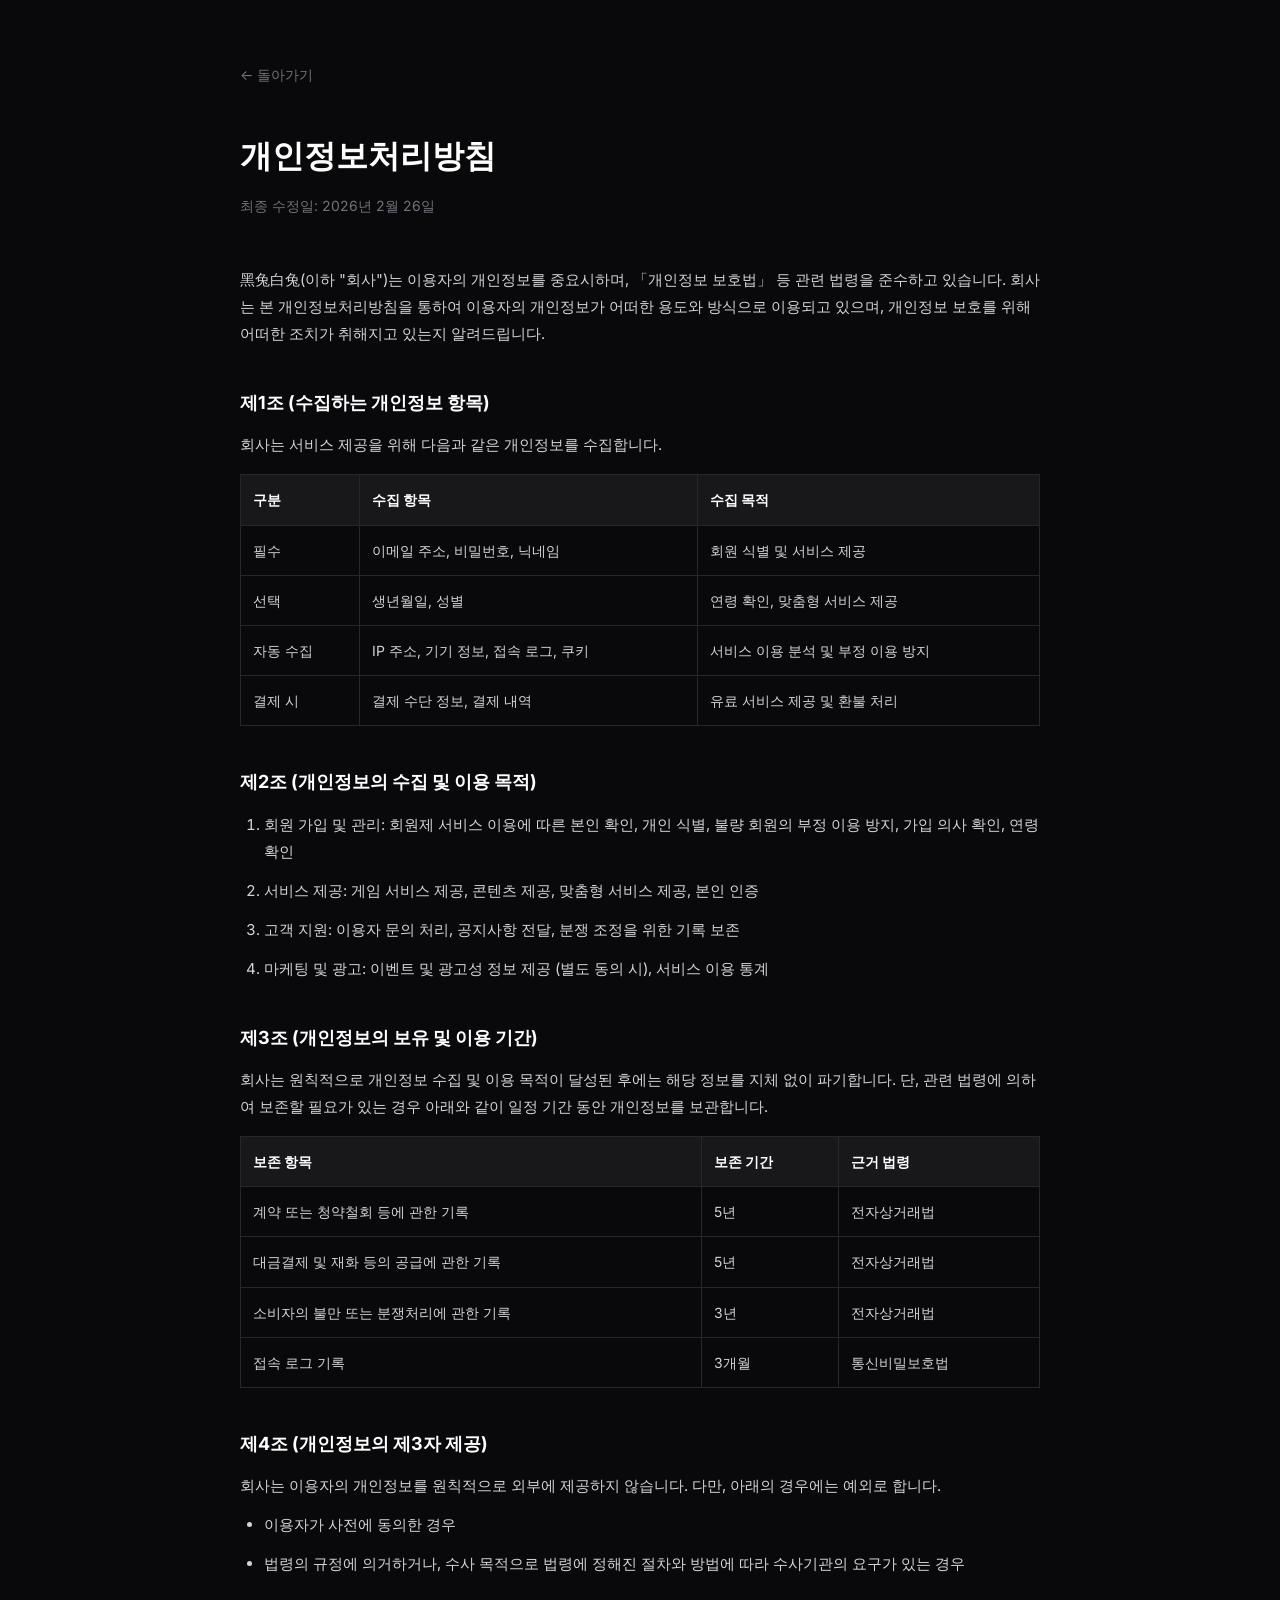
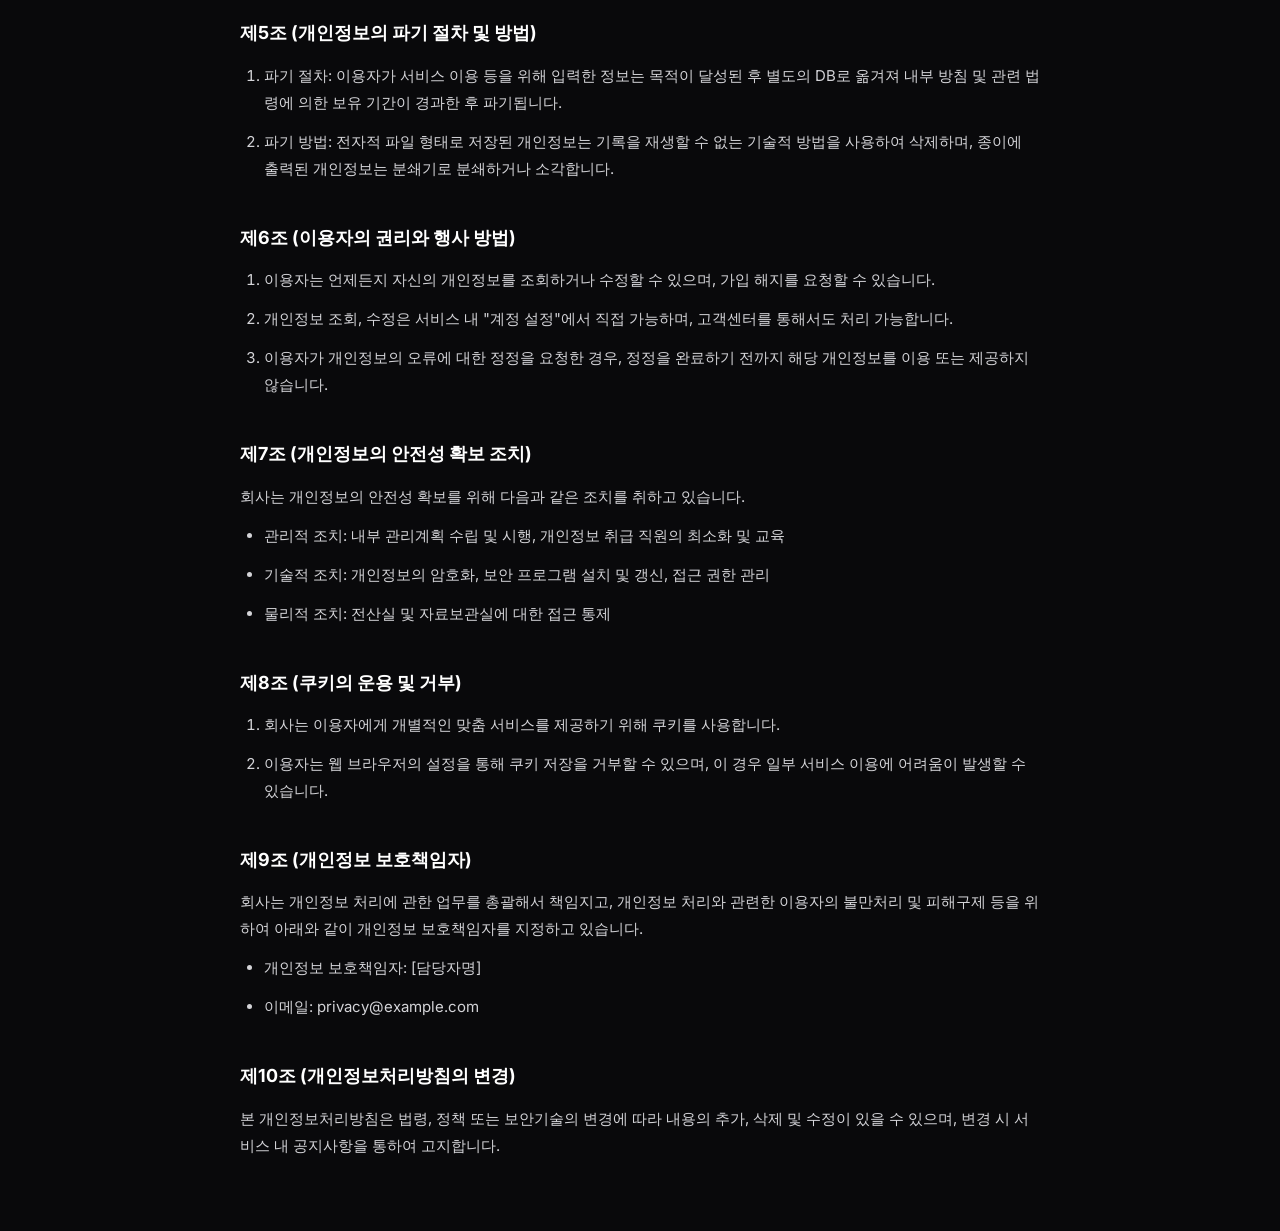
<file: privacy.html>
<!DOCTYPE html>
<html lang="ko">
<head>
  <meta charset="UTF-8">
  <meta name="viewport" content="width=device-width, initial-scale=1.0">
  <link rel="icon" type="image/png" href="favicon.png">
  <title>개인정보처리방침 - 黑兔白兔</title>
  <link rel="preconnect" href="https://fonts.googleapis.com">
  <link rel="preconnect" href="https://fonts.gstatic.com" crossorigin>
  <link href="https://fonts.googleapis.com/css2?family=Inter:wght@400;700&display=swap" rel="stylesheet">
  <style>
    * { margin: 0; padding: 0; box-sizing: border-box; }
    body {
      background: #09090b;
      color: #d4d4d8;
      font-family: 'Inter', system-ui, sans-serif;
      line-height: 1.8;
      padding: 60px 20px;
    }
    .container {
      max-width: 800px;
      margin: 0 auto;
    }
    h1 {
      color: #fff;
      font-size: 2rem;
      margin-bottom: 8px;
    }
    .updated {
      color: #71717a;
      font-size: 0.875rem;
      margin-bottom: 48px;
    }
    h2 {
      color: #fff;
      font-size: 1.125rem;
      margin-top: 40px;
      margin-bottom: 12px;
    }
    p, li {
      font-size: 0.9375rem;
      margin-bottom: 12px;
    }
    ol, ul {
      padding-left: 24px;
    }
    table {
      width: 100%;
      border-collapse: collapse;
      margin: 16px 0;
      font-size: 0.875rem;
    }
    th, td {
      border: 1px solid #27272a;
      padding: 12px;
      text-align: left;
    }
    th {
      background: #18181b;
      color: #fff;
    }
    a {
      color: #a1a1aa;
      text-decoration: underline;
    }
    a:hover {
      color: #fff;
    }
    .back {
      display: inline-block;
      margin-bottom: 40px;
      color: #71717a;
      text-decoration: none;
      font-size: 0.875rem;
    }
    .back:hover { color: #fff; }
  </style>
</head>
<body>
  <div class="container">
    <a href="index.html" class="back">&larr; 돌아가기</a>
    <h1>개인정보처리방침</h1>
    <p class="updated">최종 수정일: 2026년 2월 26일</p>

    <p>黑兔白兔(이하 "회사")는 이용자의 개인정보를 중요시하며, 「개인정보 보호법」 등 관련 법령을 준수하고 있습니다. 회사는 본 개인정보처리방침을 통하여 이용자의 개인정보가 어떠한 용도와 방식으로 이용되고 있으며, 개인정보 보호를 위해 어떠한 조치가 취해지고 있는지 알려드립니다.</p>

    <h2>제1조 (수집하는 개인정보 항목)</h2>
    <p>회사는 서비스 제공을 위해 다음과 같은 개인정보를 수집합니다.</p>
    <table>
      <thead>
        <tr>
          <th>구분</th>
          <th>수집 항목</th>
          <th>수집 목적</th>
        </tr>
      </thead>
      <tbody>
        <tr>
          <td>필수</td>
          <td>이메일 주소, 비밀번호, 닉네임</td>
          <td>회원 식별 및 서비스 제공</td>
        </tr>
        <tr>
          <td>선택</td>
          <td>생년월일, 성별</td>
          <td>연령 확인, 맞춤형 서비스 제공</td>
        </tr>
        <tr>
          <td>자동 수집</td>
          <td>IP 주소, 기기 정보, 접속 로그, 쿠키</td>
          <td>서비스 이용 분석 및 부정 이용 방지</td>
        </tr>
        <tr>
          <td>결제 시</td>
          <td>결제 수단 정보, 결제 내역</td>
          <td>유료 서비스 제공 및 환불 처리</td>
        </tr>
      </tbody>
    </table>

    <h2>제2조 (개인정보의 수집 및 이용 목적)</h2>
    <ol>
      <li>회원 가입 및 관리: 회원제 서비스 이용에 따른 본인 확인, 개인 식별, 불량 회원의 부정 이용 방지, 가입 의사 확인, 연령 확인</li>
      <li>서비스 제공: 게임 서비스 제공, 콘텐츠 제공, 맞춤형 서비스 제공, 본인 인증</li>
      <li>고객 지원: 이용자 문의 처리, 공지사항 전달, 분쟁 조정을 위한 기록 보존</li>
      <li>마케팅 및 광고: 이벤트 및 광고성 정보 제공 (별도 동의 시), 서비스 이용 통계</li>
    </ol>

    <h2>제3조 (개인정보의 보유 및 이용 기간)</h2>
    <p>회사는 원칙적으로 개인정보 수집 및 이용 목적이 달성된 후에는 해당 정보를 지체 없이 파기합니다. 단, 관련 법령에 의하여 보존할 필요가 있는 경우 아래와 같이 일정 기간 동안 개인정보를 보관합니다.</p>
    <table>
      <thead>
        <tr>
          <th>보존 항목</th>
          <th>보존 기간</th>
          <th>근거 법령</th>
        </tr>
      </thead>
      <tbody>
        <tr>
          <td>계약 또는 청약철회 등에 관한 기록</td>
          <td>5년</td>
          <td>전자상거래법</td>
        </tr>
        <tr>
          <td>대금결제 및 재화 등의 공급에 관한 기록</td>
          <td>5년</td>
          <td>전자상거래법</td>
        </tr>
        <tr>
          <td>소비자의 불만 또는 분쟁처리에 관한 기록</td>
          <td>3년</td>
          <td>전자상거래법</td>
        </tr>
        <tr>
          <td>접속 로그 기록</td>
          <td>3개월</td>
          <td>통신비밀보호법</td>
        </tr>
      </tbody>
    </table>

    <h2>제4조 (개인정보의 제3자 제공)</h2>
    <p>회사는 이용자의 개인정보를 원칙적으로 외부에 제공하지 않습니다. 다만, 아래의 경우에는 예외로 합니다.</p>
    <ul>
      <li>이용자가 사전에 동의한 경우</li>
      <li>법령의 규정에 의거하거나, 수사 목적으로 법령에 정해진 절차와 방법에 따라 수사기관의 요구가 있는 경우</li>
    </ul>

    <h2>제5조 (개인정보의 파기 절차 및 방법)</h2>
    <ol>
      <li>파기 절차: 이용자가 서비스 이용 등을 위해 입력한 정보는 목적이 달성된 후 별도의 DB로 옮겨져 내부 방침 및 관련 법령에 의한 보유 기간이 경과한 후 파기됩니다.</li>
      <li>파기 방법: 전자적 파일 형태로 저장된 개인정보는 기록을 재생할 수 없는 기술적 방법을 사용하여 삭제하며, 종이에 출력된 개인정보는 분쇄기로 분쇄하거나 소각합니다.</li>
    </ol>

    <h2>제6조 (이용자의 권리와 행사 방법)</h2>
    <ol>
      <li>이용자는 언제든지 자신의 개인정보를 조회하거나 수정할 수 있으며, 가입 해지를 요청할 수 있습니다.</li>
      <li>개인정보 조회, 수정은 서비스 내 "계정 설정"에서 직접 가능하며, 고객센터를 통해서도 처리 가능합니다.</li>
      <li>이용자가 개인정보의 오류에 대한 정정을 요청한 경우, 정정을 완료하기 전까지 해당 개인정보를 이용 또는 제공하지 않습니다.</li>
    </ol>

    <h2>제7조 (개인정보의 안전성 확보 조치)</h2>
    <p>회사는 개인정보의 안전성 확보를 위해 다음과 같은 조치를 취하고 있습니다.</p>
    <ul>
      <li>관리적 조치: 내부 관리계획 수립 및 시행, 개인정보 취급 직원의 최소화 및 교육</li>
      <li>기술적 조치: 개인정보의 암호화, 보안 프로그램 설치 및 갱신, 접근 권한 관리</li>
      <li>물리적 조치: 전산실 및 자료보관실에 대한 접근 통제</li>
    </ul>

    <h2>제8조 (쿠키의 운용 및 거부)</h2>
    <ol>
      <li>회사는 이용자에게 개별적인 맞춤 서비스를 제공하기 위해 쿠키를 사용합니다.</li>
      <li>이용자는 웹 브라우저의 설정을 통해 쿠키 저장을 거부할 수 있으며, 이 경우 일부 서비스 이용에 어려움이 발생할 수 있습니다.</li>
    </ol>

    <h2>제9조 (개인정보 보호책임자)</h2>
    <p>회사는 개인정보 처리에 관한 업무를 총괄해서 책임지고, 개인정보 처리와 관련한 이용자의 불만처리 및 피해구제 등을 위하여 아래와 같이 개인정보 보호책임자를 지정하고 있습니다.</p>
    <ul>
      <li>개인정보 보호책임자: [담당자명]</li>
      <li>이메일: privacy@example.com</li>
    </ul>

    <h2>제10조 (개인정보처리방침의 변경)</h2>
    <p>본 개인정보처리방침은 법령, 정책 또는 보안기술의 변경에 따라 내용의 추가, 삭제 및 수정이 있을 수 있으며, 변경 시 서비스 내 공지사항을 통하여 고지합니다.</p>
  </div>
</body>
</html>
</file>
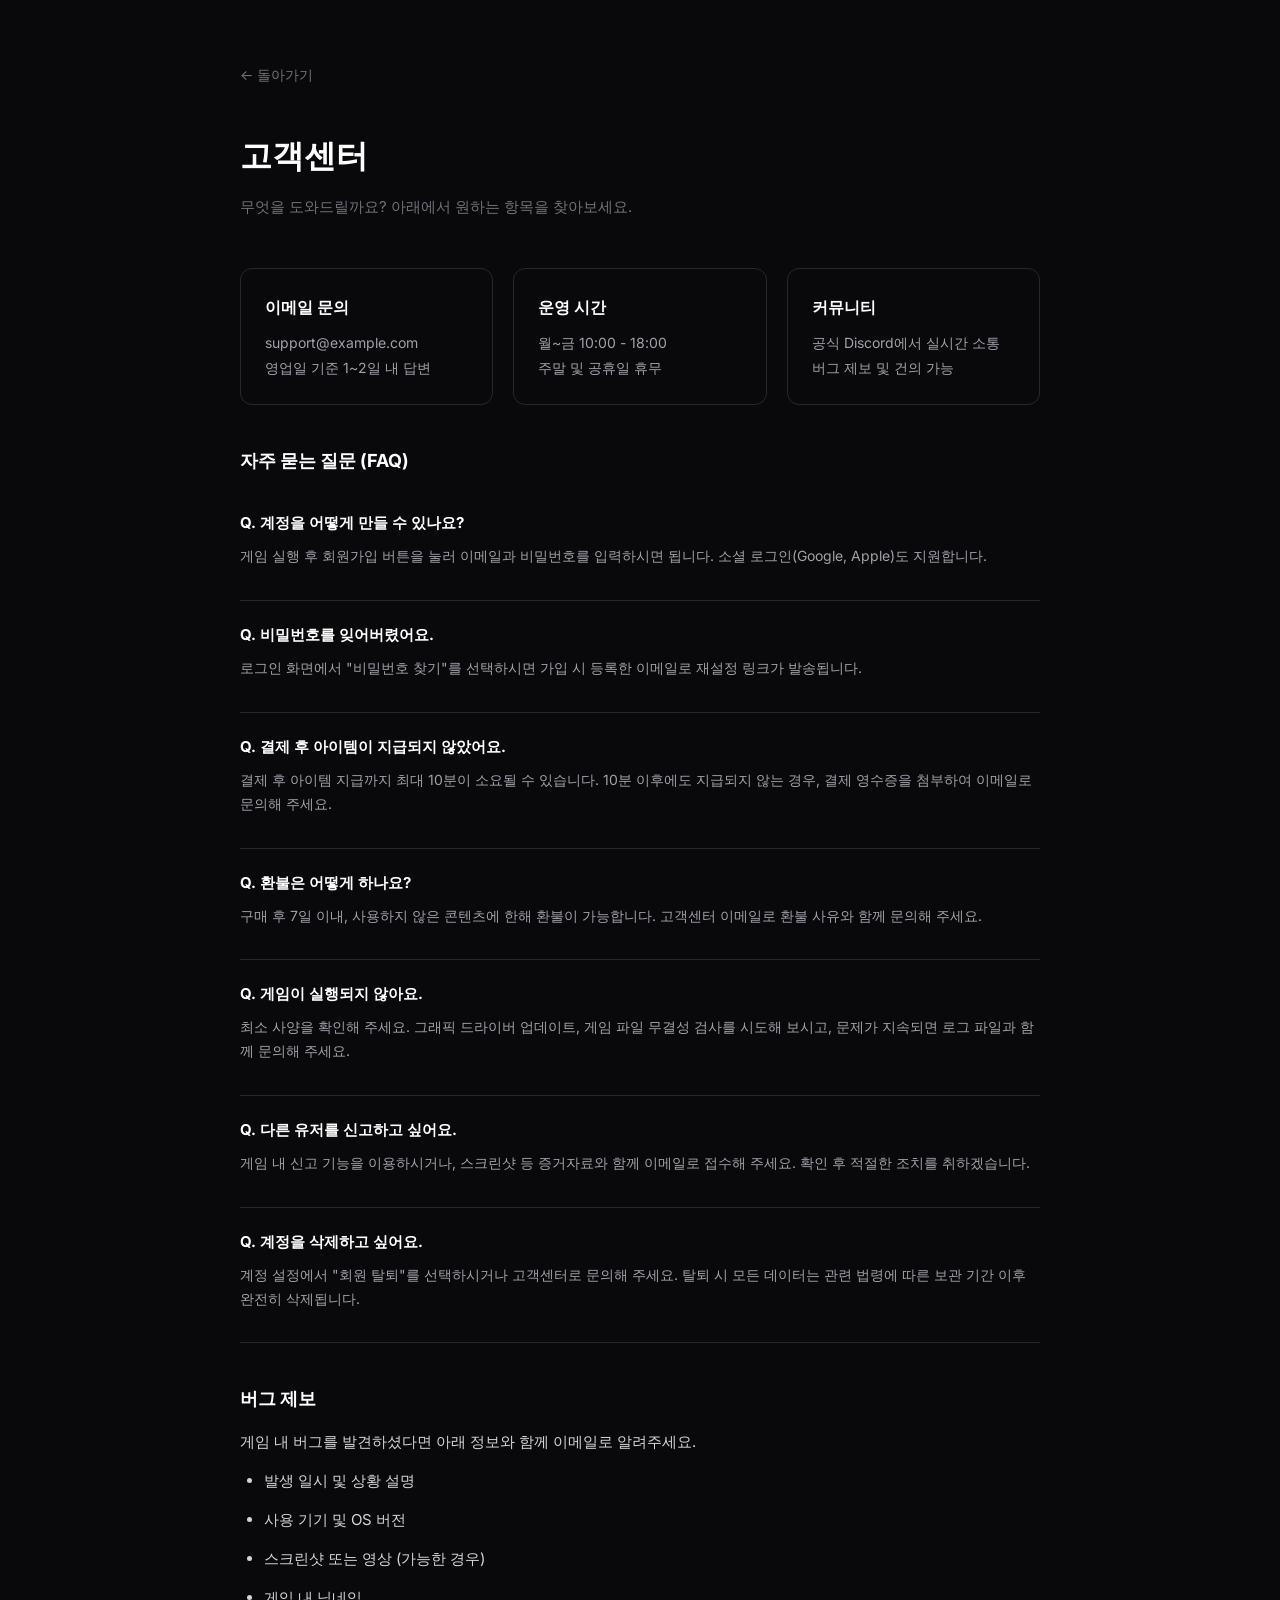
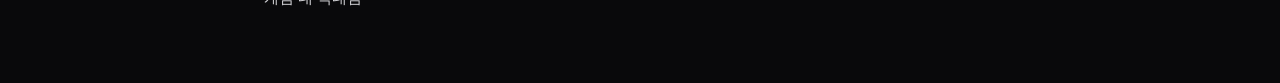
<file: support.html>
<!DOCTYPE html>
<html lang="ko">
<head>
  <meta charset="UTF-8">
  <meta name="viewport" content="width=device-width, initial-scale=1.0">
  <link rel="icon" type="image/png" href="favicon.png">
  <title>고객센터 - 黑兔白兔</title>
  <link rel="preconnect" href="https://fonts.googleapis.com">
  <link rel="preconnect" href="https://fonts.gstatic.com" crossorigin>
  <link href="https://fonts.googleapis.com/css2?family=Inter:wght@400;700&display=swap" rel="stylesheet">
  <style>
    * { margin: 0; padding: 0; box-sizing: border-box; }
    body {
      background: #09090b;
      color: #d4d4d8;
      font-family: 'Inter', system-ui, sans-serif;
      line-height: 1.8;
      padding: 60px 20px;
    }
    .container {
      max-width: 800px;
      margin: 0 auto;
    }
    h1 {
      color: #fff;
      font-size: 2rem;
      margin-bottom: 8px;
    }
    .subtitle {
      color: #71717a;
      font-size: 0.9375rem;
      margin-bottom: 48px;
    }
    h2 {
      color: #fff;
      font-size: 1.125rem;
      margin-top: 40px;
      margin-bottom: 12px;
    }
    p, li {
      font-size: 0.9375rem;
      margin-bottom: 12px;
    }
    ul {
      padding-left: 24px;
    }
    a {
      color: #a1a1aa;
      text-decoration: underline;
    }
    a:hover {
      color: #fff;
    }
    .back {
      display: inline-block;
      margin-bottom: 40px;
      color: #71717a;
      text-decoration: none;
      font-size: 0.875rem;
    }
    .back:hover { color: #fff; }

    .contact-grid {
      display: grid;
      grid-template-columns: repeat(auto-fit, minmax(220px, 1fr));
      gap: 20px;
      margin: 24px 0;
    }
    .contact-card {
      border: 1px solid #27272a;
      border-radius: 12px;
      padding: 24px;
    }
    .contact-card h3 {
      color: #fff;
      font-size: 1rem;
      margin-bottom: 8px;
    }
    .contact-card p {
      font-size: 0.875rem;
      color: #a1a1aa;
      margin-bottom: 0;
    }

    .faq-item {
      border-bottom: 1px solid #27272a;
      padding: 20px 0;
    }
    .faq-item:first-child {
      border-top: 1px solid #27272a;
    }
    .faq-q {
      color: #fff;
      font-weight: 700;
      font-size: 0.9375rem;
      margin-bottom: 8px;
    }
    .faq-a {
      color: #a1a1aa;
      font-size: 0.875rem;
      line-height: 1.7;
    }
  </style>
</head>
<body>
  <div class="container">
    <a href="index.html" class="back">&larr; 돌아가기</a>
    <h1>고객센터</h1>
    <p class="subtitle">무엇을 도와드릴까요? 아래에서 원하는 항목을 찾아보세요.</p>

    <div class="contact-grid">
      <div class="contact-card">
        <h3>이메일 문의</h3>
        <p>support@example.com</p>
        <p>영업일 기준 1~2일 내 답변</p>
      </div>
      <div class="contact-card">
        <h3>운영 시간</h3>
        <p>월~금 10:00 - 18:00</p>
        <p>주말 및 공휴일 휴무</p>
      </div>
      <div class="contact-card">
        <h3>커뮤니티</h3>
        <p>공식 Discord에서 실시간 소통</p>
        <p>버그 제보 및 건의 가능</p>
      </div>
    </div>

    <h2>자주 묻는 질문 (FAQ)</h2>

    <div class="faq-item">
      <p class="faq-q">Q. 계정을 어떻게 만들 수 있나요?</p>
      <p class="faq-a">게임 실행 후 회원가입 버튼을 눌러 이메일과 비밀번호를 입력하시면 됩니다. 소셜 로그인(Google, Apple)도 지원합니다.</p>
    </div>

    <div class="faq-item">
      <p class="faq-q">Q. 비밀번호를 잊어버렸어요.</p>
      <p class="faq-a">로그인 화면에서 "비밀번호 찾기"를 선택하시면 가입 시 등록한 이메일로 재설정 링크가 발송됩니다.</p>
    </div>

    <div class="faq-item">
      <p class="faq-q">Q. 결제 후 아이템이 지급되지 않았어요.</p>
      <p class="faq-a">결제 후 아이템 지급까지 최대 10분이 소요될 수 있습니다. 10분 이후에도 지급되지 않는 경우, 결제 영수증을 첨부하여 이메일로 문의해 주세요.</p>
    </div>

    <div class="faq-item">
      <p class="faq-q">Q. 환불은 어떻게 하나요?</p>
      <p class="faq-a">구매 후 7일 이내, 사용하지 않은 콘텐츠에 한해 환불이 가능합니다. 고객센터 이메일로 환불 사유와 함께 문의해 주세요.</p>
    </div>

    <div class="faq-item">
      <p class="faq-q">Q. 게임이 실행되지 않아요.</p>
      <p class="faq-a">최소 사양을 확인해 주세요. 그래픽 드라이버 업데이트, 게임 파일 무결성 검사를 시도해 보시고, 문제가 지속되면 로그 파일과 함께 문의해 주세요.</p>
    </div>

    <div class="faq-item">
      <p class="faq-q">Q. 다른 유저를 신고하고 싶어요.</p>
      <p class="faq-a">게임 내 신고 기능을 이용하시거나, 스크린샷 등 증거자료와 함께 이메일로 접수해 주세요. 확인 후 적절한 조치를 취하겠습니다.</p>
    </div>

    <div class="faq-item">
      <p class="faq-q">Q. 계정을 삭제하고 싶어요.</p>
      <p class="faq-a">계정 설정에서 "회원 탈퇴"를 선택하시거나 고객센터로 문의해 주세요. 탈퇴 시 모든 데이터는 관련 법령에 따른 보관 기간 이후 완전히 삭제됩니다.</p>
    </div>

    <h2>버그 제보</h2>
    <p>게임 내 버그를 발견하셨다면 아래 정보와 함께 이메일로 알려주세요.</p>
    <ul>
      <li>발생 일시 및 상황 설명</li>
      <li>사용 기기 및 OS 버전</li>
      <li>스크린샷 또는 영상 (가능한 경우)</li>
      <li>게임 내 닉네임</li>
    </ul>
  </div>
</body>
</html>
</file>
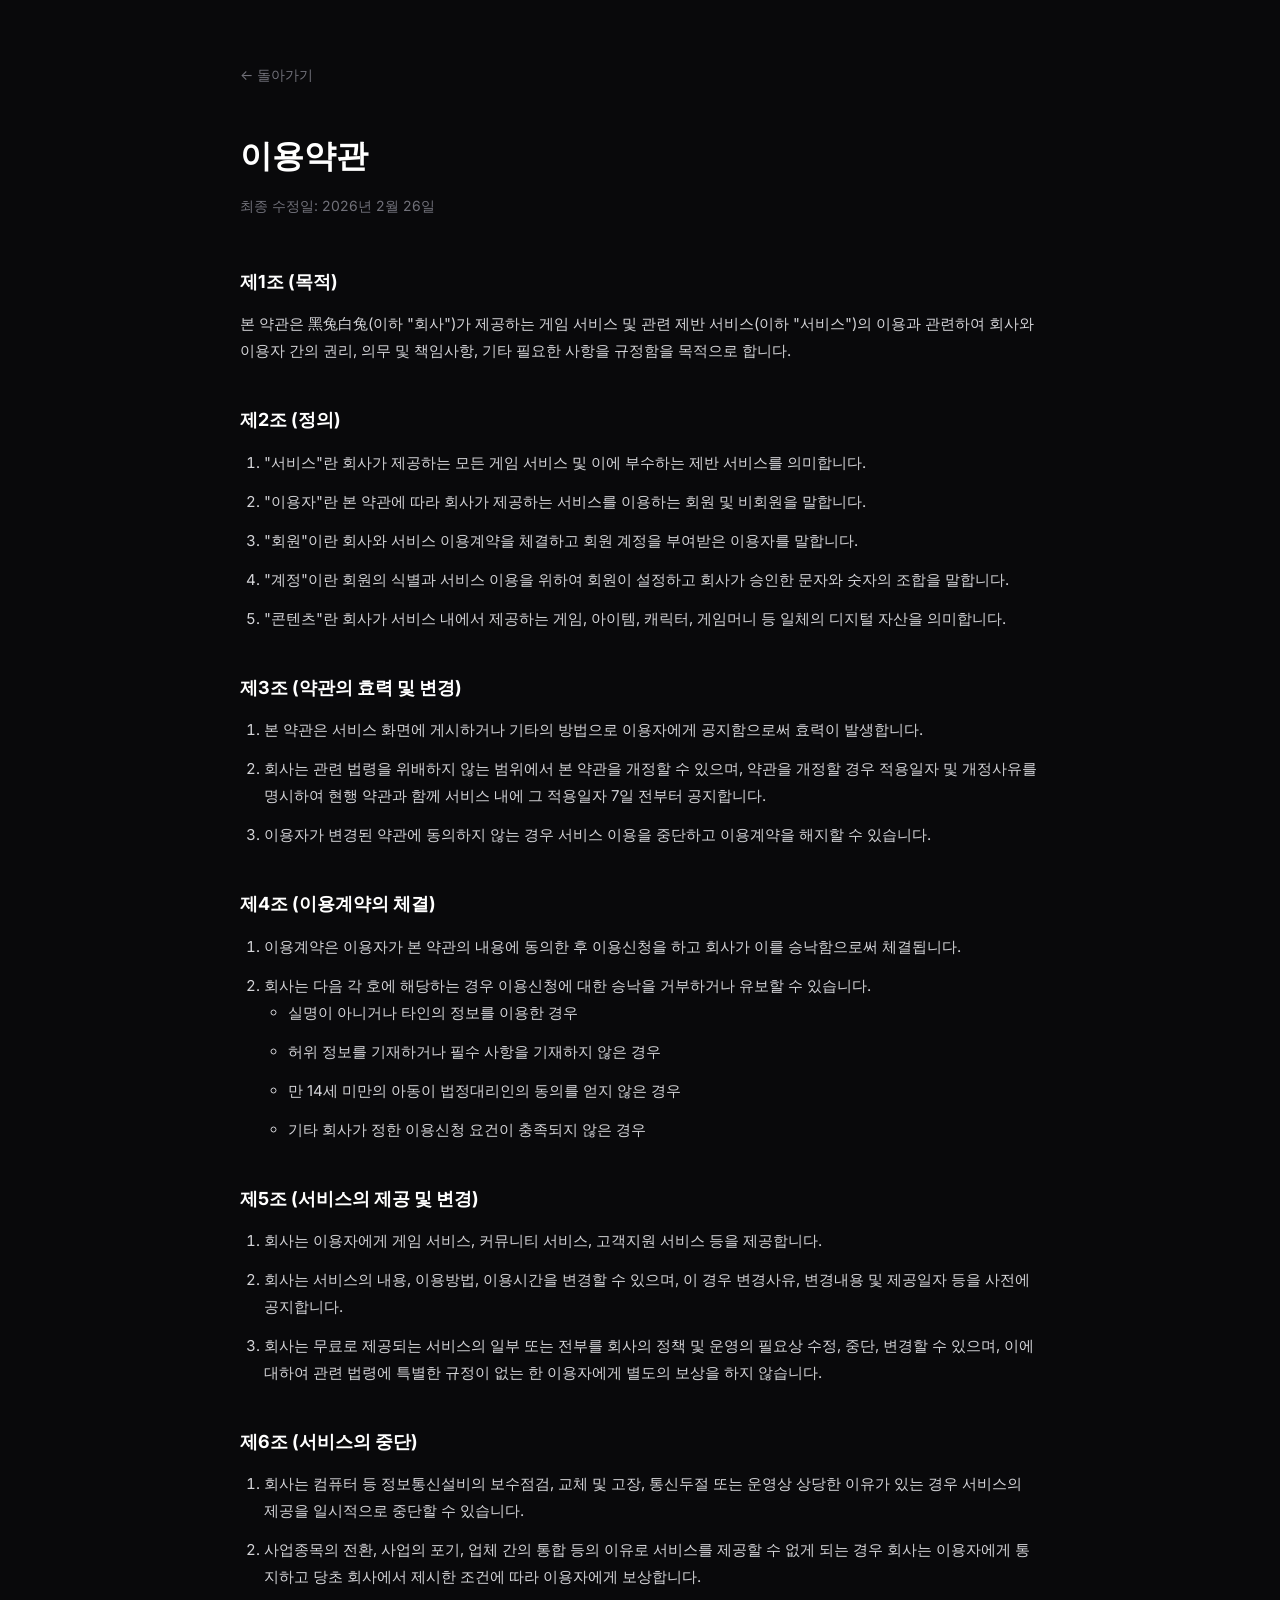
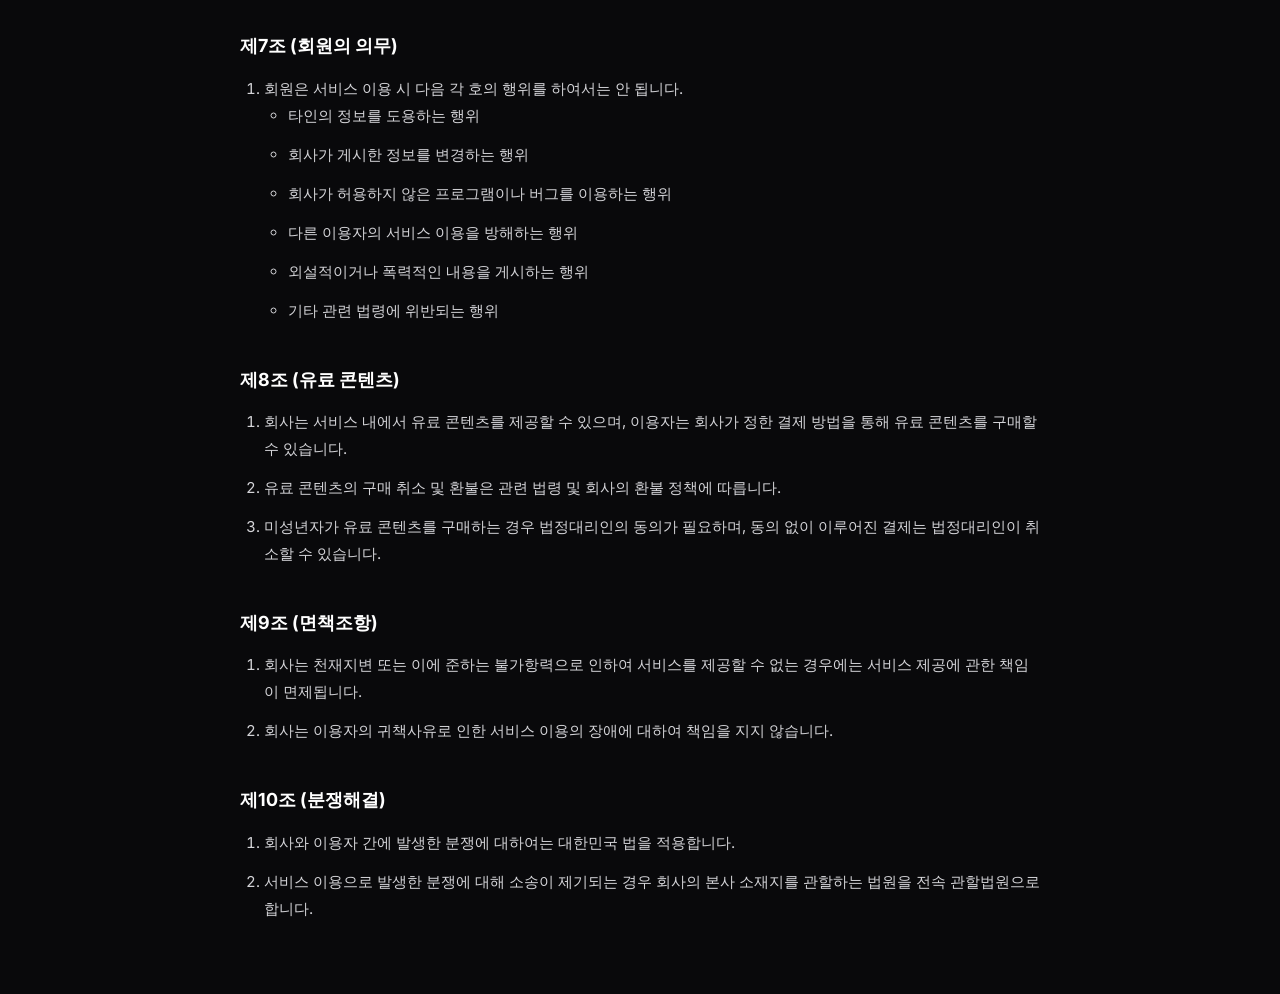
<file: terms.html>
<!DOCTYPE html>
<html lang="ko">
<head>
  <meta charset="UTF-8">
  <meta name="viewport" content="width=device-width, initial-scale=1.0">
  <link rel="icon" type="image/png" href="favicon.png">
  <title>이용약관 - 黑兔白兔</title>
  <link rel="preconnect" href="https://fonts.googleapis.com">
  <link rel="preconnect" href="https://fonts.gstatic.com" crossorigin>
  <link href="https://fonts.googleapis.com/css2?family=Inter:wght@400;700&display=swap" rel="stylesheet">
  <style>
    * { margin: 0; padding: 0; box-sizing: border-box; }
    body {
      background: #09090b;
      color: #d4d4d8;
      font-family: 'Inter', system-ui, sans-serif;
      line-height: 1.8;
      padding: 60px 20px;
    }
    .container {
      max-width: 800px;
      margin: 0 auto;
    }
    h1 {
      color: #fff;
      font-size: 2rem;
      margin-bottom: 8px;
    }
    .updated {
      color: #71717a;
      font-size: 0.875rem;
      margin-bottom: 48px;
    }
    h2 {
      color: #fff;
      font-size: 1.125rem;
      margin-top: 40px;
      margin-bottom: 12px;
    }
    p, li {
      font-size: 0.9375rem;
      margin-bottom: 12px;
    }
    ol, ul {
      padding-left: 24px;
    }
    a {
      color: #a1a1aa;
      text-decoration: underline;
    }
    a:hover {
      color: #fff;
    }
    .back {
      display: inline-block;
      margin-bottom: 40px;
      color: #71717a;
      text-decoration: none;
      font-size: 0.875rem;
    }
    .back:hover { color: #fff; }
  </style>
</head>
<body>
  <div class="container">
    <a href="index.html" class="back">&larr; 돌아가기</a>
    <h1>이용약관</h1>
    <p class="updated">최종 수정일: 2026년 2월 26일</p>

    <h2>제1조 (목적)</h2>
    <p>본 약관은 黑兔白兔(이하 "회사")가 제공하는 게임 서비스 및 관련 제반 서비스(이하 "서비스")의 이용과 관련하여 회사와 이용자 간의 권리, 의무 및 책임사항, 기타 필요한 사항을 규정함을 목적으로 합니다.</p>

    <h2>제2조 (정의)</h2>
    <ol>
      <li>"서비스"란 회사가 제공하는 모든 게임 서비스 및 이에 부수하는 제반 서비스를 의미합니다.</li>
      <li>"이용자"란 본 약관에 따라 회사가 제공하는 서비스를 이용하는 회원 및 비회원을 말합니다.</li>
      <li>"회원"이란 회사와 서비스 이용계약을 체결하고 회원 계정을 부여받은 이용자를 말합니다.</li>
      <li>"계정"이란 회원의 식별과 서비스 이용을 위하여 회원이 설정하고 회사가 승인한 문자와 숫자의 조합을 말합니다.</li>
      <li>"콘텐츠"란 회사가 서비스 내에서 제공하는 게임, 아이템, 캐릭터, 게임머니 등 일체의 디지털 자산을 의미합니다.</li>
    </ol>

    <h2>제3조 (약관의 효력 및 변경)</h2>
    <ol>
      <li>본 약관은 서비스 화면에 게시하거나 기타의 방법으로 이용자에게 공지함으로써 효력이 발생합니다.</li>
      <li>회사는 관련 법령을 위배하지 않는 범위에서 본 약관을 개정할 수 있으며, 약관을 개정할 경우 적용일자 및 개정사유를 명시하여 현행 약관과 함께 서비스 내에 그 적용일자 7일 전부터 공지합니다.</li>
      <li>이용자가 변경된 약관에 동의하지 않는 경우 서비스 이용을 중단하고 이용계약을 해지할 수 있습니다.</li>
    </ol>

    <h2>제4조 (이용계약의 체결)</h2>
    <ol>
      <li>이용계약은 이용자가 본 약관의 내용에 동의한 후 이용신청을 하고 회사가 이를 승낙함으로써 체결됩니다.</li>
      <li>회사는 다음 각 호에 해당하는 경우 이용신청에 대한 승낙을 거부하거나 유보할 수 있습니다.
        <ul>
          <li>실명이 아니거나 타인의 정보를 이용한 경우</li>
          <li>허위 정보를 기재하거나 필수 사항을 기재하지 않은 경우</li>
          <li>만 14세 미만의 아동이 법정대리인의 동의를 얻지 않은 경우</li>
          <li>기타 회사가 정한 이용신청 요건이 충족되지 않은 경우</li>
        </ul>
      </li>
    </ol>

    <h2>제5조 (서비스의 제공 및 변경)</h2>
    <ol>
      <li>회사는 이용자에게 게임 서비스, 커뮤니티 서비스, 고객지원 서비스 등을 제공합니다.</li>
      <li>회사는 서비스의 내용, 이용방법, 이용시간을 변경할 수 있으며, 이 경우 변경사유, 변경내용 및 제공일자 등을 사전에 공지합니다.</li>
      <li>회사는 무료로 제공되는 서비스의 일부 또는 전부를 회사의 정책 및 운영의 필요상 수정, 중단, 변경할 수 있으며, 이에 대하여 관련 법령에 특별한 규정이 없는 한 이용자에게 별도의 보상을 하지 않습니다.</li>
    </ol>

    <h2>제6조 (서비스의 중단)</h2>
    <ol>
      <li>회사는 컴퓨터 등 정보통신설비의 보수점검, 교체 및 고장, 통신두절 또는 운영상 상당한 이유가 있는 경우 서비스의 제공을 일시적으로 중단할 수 있습니다.</li>
      <li>사업종목의 전환, 사업의 포기, 업체 간의 통합 등의 이유로 서비스를 제공할 수 없게 되는 경우 회사는 이용자에게 통지하고 당초 회사에서 제시한 조건에 따라 이용자에게 보상합니다.</li>
    </ol>

    <h2>제7조 (회원의 의무)</h2>
    <ol>
      <li>회원은 서비스 이용 시 다음 각 호의 행위를 하여서는 안 됩니다.
        <ul>
          <li>타인의 정보를 도용하는 행위</li>
          <li>회사가 게시한 정보를 변경하는 행위</li>
          <li>회사가 허용하지 않은 프로그램이나 버그를 이용하는 행위</li>
          <li>다른 이용자의 서비스 이용을 방해하는 행위</li>
          <li>외설적이거나 폭력적인 내용을 게시하는 행위</li>
          <li>기타 관련 법령에 위반되는 행위</li>
        </ul>
      </li>
    </ol>

    <h2>제8조 (유료 콘텐츠)</h2>
    <ol>
      <li>회사는 서비스 내에서 유료 콘텐츠를 제공할 수 있으며, 이용자는 회사가 정한 결제 방법을 통해 유료 콘텐츠를 구매할 수 있습니다.</li>
      <li>유료 콘텐츠의 구매 취소 및 환불은 관련 법령 및 회사의 환불 정책에 따릅니다.</li>
      <li>미성년자가 유료 콘텐츠를 구매하는 경우 법정대리인의 동의가 필요하며, 동의 없이 이루어진 결제는 법정대리인이 취소할 수 있습니다.</li>
    </ol>

    <h2>제9조 (면책조항)</h2>
    <ol>
      <li>회사는 천재지변 또는 이에 준하는 불가항력으로 인하여 서비스를 제공할 수 없는 경우에는 서비스 제공에 관한 책임이 면제됩니다.</li>
      <li>회사는 이용자의 귀책사유로 인한 서비스 이용의 장애에 대하여 책임을 지지 않습니다.</li>
    </ol>

    <h2>제10조 (분쟁해결)</h2>
    <ol>
      <li>회사와 이용자 간에 발생한 분쟁에 대하여는 대한민국 법을 적용합니다.</li>
      <li>서비스 이용으로 발생한 분쟁에 대해 소송이 제기되는 경우 회사의 본사 소재지를 관할하는 법원을 전속 관할법원으로 합니다.</li>
    </ol>
  </div>
</body>
</html>
</file>
